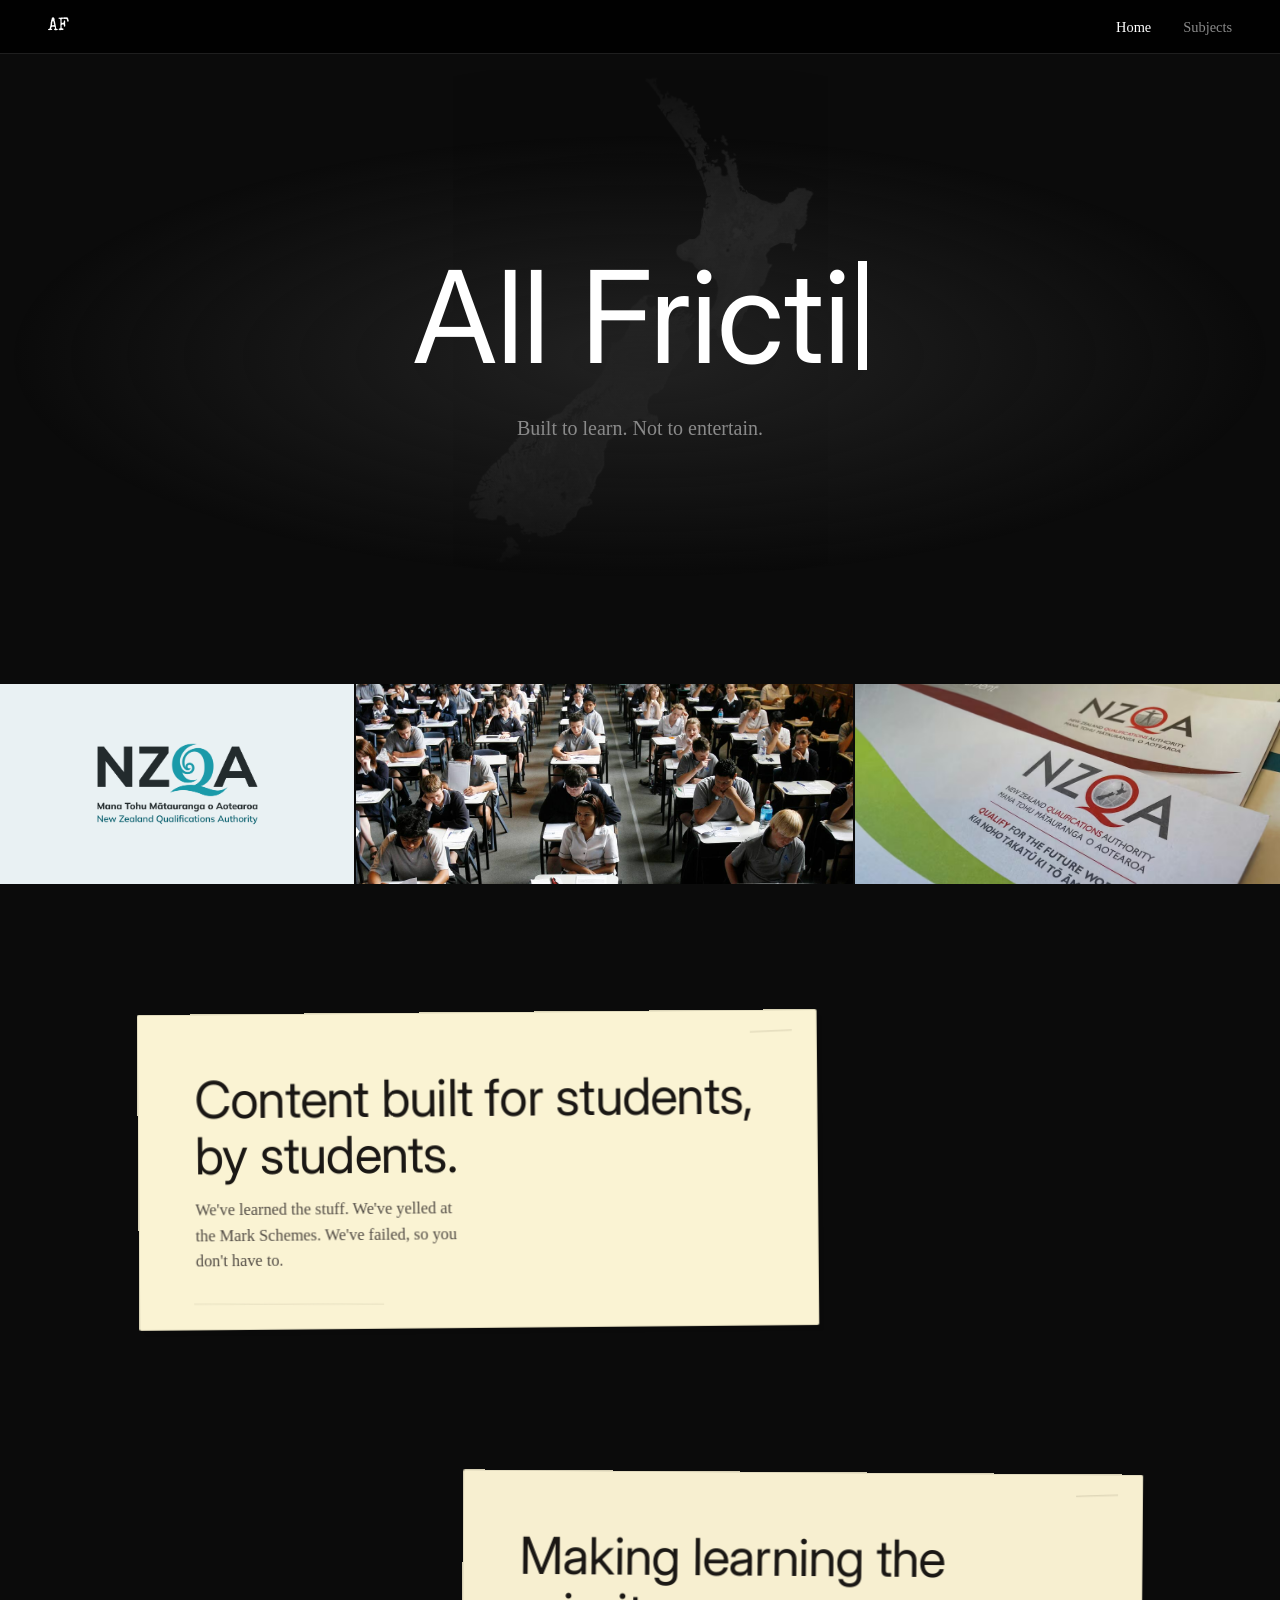
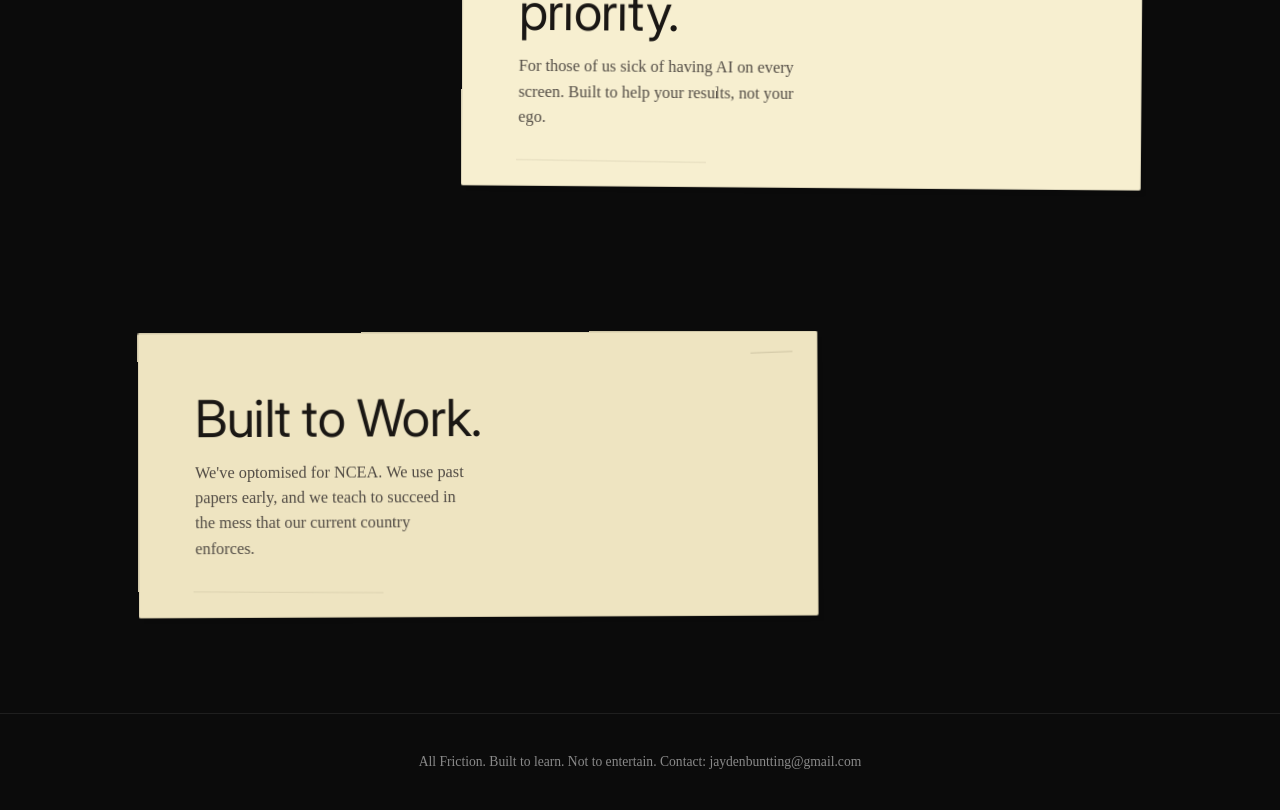
<file: index.html>
<!DOCTYPE html>
<html lang="en">
<head>
<meta charset="UTF-8">
<meta name="viewport" content="width=device-width, initial-scale=1">
<title>Home | All Friction</title>
<link rel="preconnect" href="https://fonts.googleapis.com">
<link rel="preconnect" href="https://fonts.gstatic.com" crossorigin>
<link href="https://fonts.googleapis.com/css2?family=Special+Elite&family=Inter:wght@400;500&display=swap" rel="stylesheet">
<link rel="stylesheet" href="style.css">
</head>
<body>
    <nav class="nav" aria-label="Main">
        <a class="brand" href="index.html">AF</a>
        <ul>
            <li>
                <a href="index.html" aria-current="page">
                    Home
                </a>
            </li>
            <li>
                <a href="subjects.html">
                    Subjects
                </a>
            </li>
        </ul>
    </nav>
    <main>
        <section class="hero">
            <h1 font-family = "montserrat" class="title" aria-label="All Friction"><span id="typed" aria-hidden="true">All Friction</span><span class="caret" aria-hidden="true"></span></h1>
            <p class="slogan">Built to learn. Not to entertain.</p>
        </section>

        <section class="photo-divider" aria-label="All Friction">
        <div class="photo photo-1">
            <img src="Exam.jpg" alt="">
        </div>

        <div class="photo photo-2">
            <img src="Exam2.jpg" alt="">
        </div>

        <div class="photo photo-3">
            <img src="Exam3.jpg" alt="">
        </div>
    </section>
        <section class="wrap stack" aria-label="What we stand for">
        <article class="card pop" style="--i:0">
            <h2>Content built for students, by students.</h2><p>We've learned the stuff. We've yelled at the Mark Schemes. We've failed, so you don't have to.</p>
        </article>

        <article class="card pop" style="--i:0">
            <h2>Making learning the priority.</h2><p>For those of us sick of having AI on every screen. Built to help your results, not your ego.</p>
        </article>

        <article class="card pop" style="--i:0">
            <h2>Built to Work.</h2><p>We've optomised for NCEA. We use past papers early, and we teach to succeed in the mess that our current country enforces.</p></article>
        </section>
        
    </main>
<footer>All Friction. Built to learn. Not to entertain.    Contact: jaydenbuntting@gmail.com</footer>
<script src="script.js"></script>
</body>
</html>
</file>
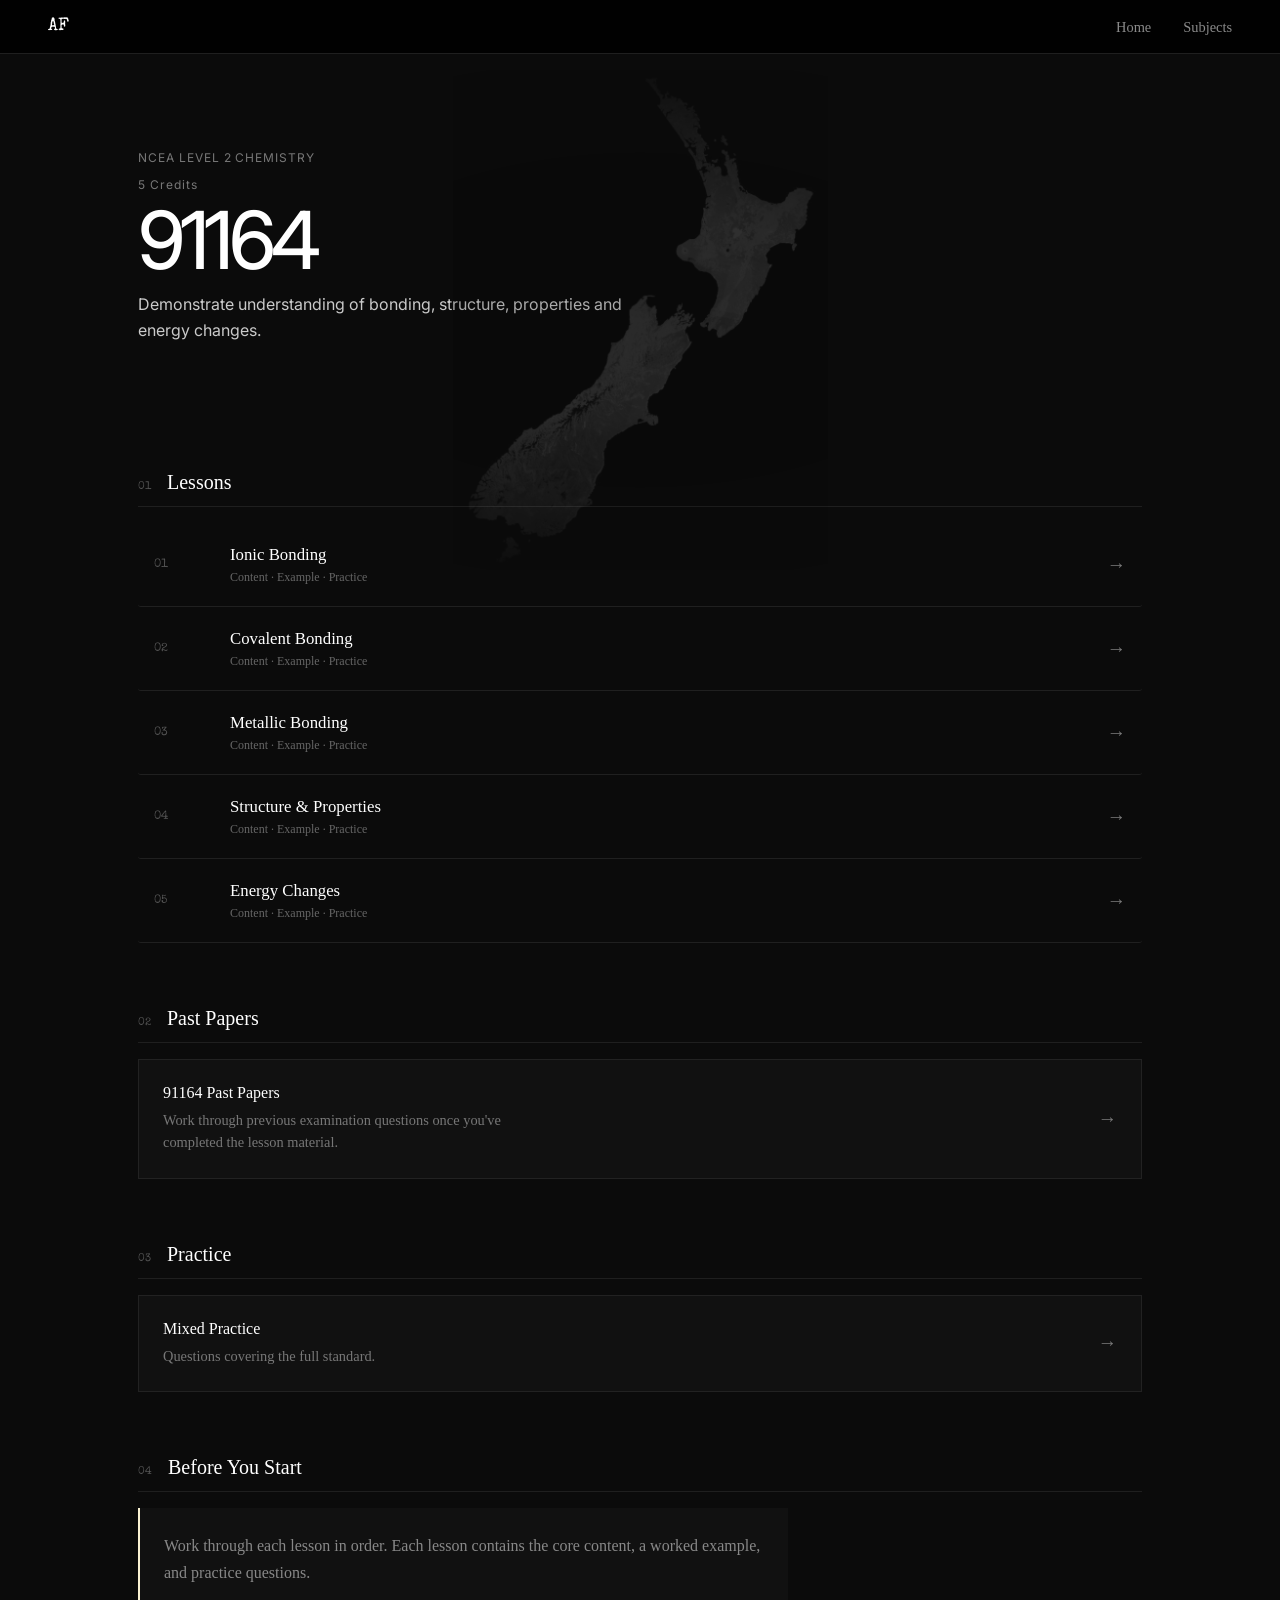
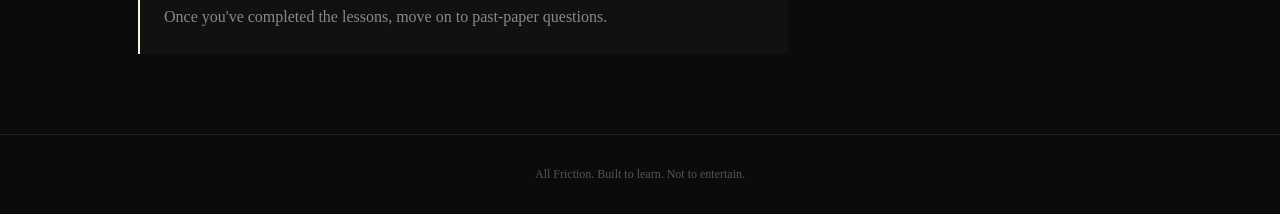
<file: 91164.html>
<!DOCTYPE html>
<html lang="en">

<head>
    <meta charset="UTF-8">
    <meta name="viewport" content="width=device-width, initial-scale=1">

    <title>91164 | All Friction</title>

    <link rel="preconnect" href="https://fonts.googleapis.com">
    <link rel="preconnect" href="https://fonts.gstatic.com" crossorigin>

    <link
        href="https://fonts.googleapis.com/css2?family=Special+Elite&family=Inter:wght@400;500&display=swap"
        rel="stylesheet"
    >

    <link rel="stylesheet" href="style.css">
</head>


<body class="lesson-page">

    <!-- =====================================================
         TOP NAVIGATION
    ====================================================== -->

    <nav class="nav" aria-label="Main">

        <a class="brand" href="index.html">
            AF
        </a>

        <ul>
            <li>
                <a href="index.html">
                    Home
                </a>
            </li>

            <li>
                <a href="subjects.html">
                    Subjects
                </a>
            </li>
        </ul>

    </nav>


    <!-- =====================================================
         91164 APPLICATION
    ====================================================== -->

    <main class="standard-app">


        <!-- =================================================
             OVERVIEW PAGE
        ================================================== -->

        <section
            class="standard-overview active"
            id="standardOverview"
        >

            <header class="standard-header">

                <div>
                    <span class="standard-code">
                        NCEA LEVEL 2 CHEMISTRY
                    </span>
                    <span class="standard-code">5 Credits</span>

                    <h1>
                        91164
                    </h1>

                    <p>
                        Demonstrate understanding of bonding, structure, properties and energy changes.
                    </p>
                </div>

            </header>


            <!-- ---------------------------------------------
                 CONTENT
            ---------------------------------------------- -->

            <section class="overview-section">

                <div class="overview-section-heading">
                    <span class = "numbering">01</span>
                    <h2>Lessons</h2>
                </div>


                <div class="lesson-list">


                    <!-- Lesson 1 -->

                    <button
                        class="lesson-card"
                        data-lesson="0"
                    >

                        <span class="lesson-card-number">
                            01
                        </span>

                        <span class="lesson-card-content">

                            <strong>
                                Ionic Bonding
                            </strong>

                            <small>
                                Content · Example · Practice
                            </small>

                        </span>

                        <span class="lesson-card-arrow">
                            →
                        </span>

                    </button>


                    <!-- Lesson 2 -->

                    <button
                        class="lesson-card"
                        data-lesson="1"
                    >

                        <span class="lesson-card-number">
                            02
                        </span>

                        <span class="lesson-card-content">

                            <strong>
                                Covalent Bonding
                            </strong>

                            <small>
                                Content · Example · Practice
                            </small>

                        </span>

                        <span class="lesson-card-arrow">
                            →
                        </span>

                    </button>


                    <!-- Lesson 3 -->

                    <button
                        class="lesson-card"
                        data-lesson="2"
                    >

                        <span class="lesson-card-number">
                            03
                        </span>

                        <span class="lesson-card-content">

                            <strong>
                                Metallic Bonding
                            </strong>

                            <small>
                                Content · Example · Practice
                            </small>

                        </span>

                        <span class="lesson-card-arrow">
                            →
                        </span>

                    </button>


                    <!-- Lesson 4 -->

                    <button
                        class="lesson-card"
                        data-lesson="3"
                    >

                        <span class="lesson-card-number">
                            04
                        </span>

                        <span class="lesson-card-content">

                            <strong>
                                Structure &amp; Properties
                            </strong>

                            <small>
                                Content · Example · Practice
                            </small>

                        </span>

                        <span class="lesson-card-arrow">
                            →
                        </span>

                    </button>


                    <!-- Lesson 5 -->

                    <button
                        class="lesson-card"
                        data-lesson="4"
                    >

                        <span class="lesson-card-number">
                            05
                        </span>

                        <span class="lesson-card-content">

                            <strong>
                                Energy Changes
                            </strong>

                            <small>
                                Content · Example · Practice
                            </small>

                        </span>

                        <span class="lesson-card-arrow">
                            →
                        </span>

                    </button>


                </div>

            </section>


            <!-- ---------------------------------------------
                 PAST PAPERS
            ---------------------------------------------- -->

            <section class="overview-section">

                <div class="overview-section-heading">
                    <span>02</span>
                    <h2>Past Papers</h2>
                </div>

                <div class="resource-card">

                    <div>
                        <strong>
                            91164 Past Papers
                        </strong>

                        <p>
                            Work through previous examination
                            questions once you've completed the
                            lesson material.
                        </p>
                    </div>

                    <span>
                        →
                    </span>

                </div>

            </section>


            <!-- ---------------------------------------------
                 PRACTICE
            ---------------------------------------------- -->

            <section class="overview-section">

                <div class="overview-section-heading">
                    <span>03</span>
                    <h2>Practice</h2>
                </div>

                <div class="resource-card">

                    <div>
                        <strong>
                            Mixed Practice
                        </strong>

                        <p>
                            Questions covering the full standard.
                        </p>
                    </div>

                    <span>
                        →
                    </span>

                </div>

            </section>


            <!-- ---------------------------------------------
                 STANDARD NOTES
            ---------------------------------------------- -->

            <section class="overview-section">

                <div class="overview-section-heading">
                    <span>04</span>
                    <h2>Before You Start</h2>
                </div>

                <div class="overview-note">

                    <p>
                        Work through each lesson in order.
                        Each lesson contains the core content,
                        a worked example, and practice questions.
                    </p>

                    <p>
                        Once you've completed the lessons,
                        move on to past-paper questions.
                    </p>

                </div>

            </section>

        </section>



        <!-- =================================================
             LESSON MODE
        ================================================== -->

        <section
            class="lesson-mode"
            id="lessonMode"
            aria-hidden="true"
        >


            <!-- =============================================
                 LESSON TOP BAR
            ============================================== -->

            <header class="lesson-topbar">

                <div class="lesson-location">

                    <button
                        class="back-to-standard"
                        id="backToStandard"
                    >
                        ← 91164
                    </button>

                    <span class="location-divider">
                        /
                    </span>

                    <span id="lessonTitle">
                        Ionic Bonding
                    </span>

                </div>


                <div class="lesson-position">

                    <span id="lessonNumber">
                        01
                    </span>

                    <span>
                        /
                    </span>

                    <span id="lessonTotal">
                        03
                    </span>

                </div>

            </header>



            <!-- =============================================
                 LESSON CONTENT
            ============================================== -->

            <div class="lesson-viewport">

                <!-- -----------------------------------------
                     LESSON 1
                ------------------------------------------ -->

                <div
                    class="lesson-instance active"
                    data-lesson="0"
                >


                    <!-- CONTENT -->

                    <article
                        class="lesson-slide active"
                        data-part="0"
                    >

                        <div class="part-heading">

                            <span>
                                CONTENT
                            </span>

                            <h2>
                                Ionic Bonding
                            </h2>

                        </div>


                        <div class="paper">

                            <span class="paper-label">
                                91164 / LESSON 01
                            </span>

                            <h3>
                                Content goes here
                            </h3>

                            <p>
                                This is where the teaching content
                                for ionic bonding will go.
                            </p>

                            <p>
                                We can build this section around
                                explanations, diagrams, definitions,
                                key ideas and exam-specific knowledge.
                            </p>


                            <div class="content-placeholder">
                                <span>
                                    DIAGRAM / NOTES AREA
                                </span>
                            </div>

                        </div>

                    </article>


                    <!-- EXAMPLE -->

                    <article
                        class="lesson-slide"
                        data-part="1"
                    >

                        <div class="part-heading">

                            <span>
                                EXAMPLE WALK-THROUGH
                            </span>

                            <h2>
                                Let's see it in action
                            </h2>

                        </div>


                        <div class="paper">

                            <span class="paper-label">
                                WORKED EXAMPLE
                            </span>

                            <h3>
                                Example question
                            </h3>

                            <div class="question-placeholder">
                                QUESTION GOES HERE
                            </div>

                            <h3>
                                Walk-through
                            </h3>

                            <p>
                                The question will be broken down
                                step-by-step here, showing exactly
                                how to approach the problem.
                            </p>

                            <div class="answer-placeholder">
                                ANSWER / WORKING
                            </div>

                        </div>

                    </article>


                    <!-- PRACTICE -->

                    <article
                        class="lesson-slide"
                        data-part="2"
                    >

                        <div class="part-heading">

                            <span>
                                PRACTICE
                            </span>

                            <h2>
                                Your turn
                            </h2>

                        </div>


                        <div class="paper">

                            <span class="paper-label">
                                PRACTICE QUESTION
                            </span>

                            <h3>
                                Question
                            </h3>

                            <div class="question-placeholder">
                                PRACTICE QUESTION GOES HERE
                            </div>

                            <p>
                                Work through the question yourself
                                before checking the answer.
                            </p>

                            <div class="answer-placeholder">
                                ANSWER AREA
                            </div>

                        </div>

                    </article>

                </div>



                <!-- -----------------------------------------
                     LESSON 2
                ------------------------------------------ -->

                <div
                    class="lesson-instance"
                    data-lesson="1"
                >

                    <article
                        class="lesson-slide active"
                        data-part="0"
                    >

                        <div class="part-heading">
                            <span>CONTENT</span>
                            <h2>Covalent Bonding</h2>
                        </div>

                        <div class="paper">

                            <span class="paper-label">
                                91164 / LESSON 02
                            </span>

                            <h3>
                                Content goes here
                            </h3>

                            <p>
                                The core content for covalent bonding
                                will go here.
                            </p>

                            <div class="content-placeholder">
                                <span>
                                    DIAGRAM / NOTES AREA
                                </span>
                            </div>

                        </div>

                    </article>


                    <article
                        class="lesson-slide"
                        data-part="1"
                    >

                        <div class="part-heading">
                            <span>EXAMPLE WALK-THROUGH</span>
                            <h2>Worked example</h2>
                        </div>

                        <div class="paper">

                            <span class="paper-label">
                                WORKED EXAMPLE
                            </span>

                            <h3>
                                Example question
                            </h3>

                            <div class="question-placeholder">
                                QUESTION GOES HERE
                            </div>

                            <h3>
                                Walk-through
                            </h3>

                            <p>
                                Step-by-step explanation goes here.
                            </p>

                            <div class="answer-placeholder">
                                ANSWER / WORKING
                            </div>

                        </div>

                    </article>


                    <article
                        class="lesson-slide"
                        data-part="2"
                    >

                        <div class="part-heading">
                            <span>PRACTICE</span>
                            <h2>Your turn</h2>
                        </div>

                        <div class="paper">

                            <span class="paper-label">
                                PRACTICE QUESTION
                            </span>

                            <h3>
                                Question
                            </h3>

                            <div class="question-placeholder">
                                PRACTICE QUESTION GOES HERE
                            </div>

                            <div class="answer-placeholder">
                                ANSWER AREA
                            </div>

                        </div>

                    </article>

                </div>



                <!-- -----------------------------------------
                     LESSON 3
                ------------------------------------------ -->

                <div
                    class="lesson-instance"
                    data-lesson="2"
                >

                    <article
                        class="lesson-slide active"
                        data-part="0"
                    >

                        <div class="part-heading">
                            <span>CONTENT</span>
                            <h2>Metallic Bonding</h2>
                        </div>

                        <div class="paper">

                            <span class="paper-label">
                                91164 / LESSON 03
                            </span>

                            <h3>
                                Content goes here
                            </h3>

                            <p>
                                The core content for metallic bonding
                                will go here.
                            </p>

                            <div class="content-placeholder">
                                <span>
                                    DIAGRAM / NOTES AREA
                                </span>
                            </div>

                        </div>

                    </article>


                    <article
                        class="lesson-slide"
                        data-part="1"
                    >

                        <div class="part-heading">
                            <span>EXAMPLE WALK-THROUGH</span>
                            <h2>Worked example</h2>
                        </div>

                        <div class="paper">

                            <span class="paper-label">
                                WORKED EXAMPLE
                            </span>

                            <div class="question-placeholder">
                                QUESTION GOES HERE
                            </div>

                            <div class="answer-placeholder">
                                ANSWER / WORKING
                            </div>

                        </div>

                    </article>


                    <article
                        class="lesson-slide"
                        data-part="2"
                    >

                        <div class="part-heading">
                            <span>PRACTICE</span>
                            <h2>Your turn</h2>
                        </div>

                        <div class="paper">

                            <span class="paper-label">
                                PRACTICE QUESTION
                            </span>

                            <div class="question-placeholder">
                                PRACTICE QUESTION GOES HERE
                            </div>

                            <div class="answer-placeholder">
                                ANSWER AREA
                            </div>

                        </div>

                    </article>

                </div>



                <!-- -----------------------------------------
                     LESSON 4
                ------------------------------------------ -->

                <div
                    class="lesson-instance"
                    data-lesson="3"
                >

                    <article class="lesson-slide active" data-part="0">

                        <div class="part-heading">
                            <span>CONTENT</span>
                            <h2>Structure &amp; Properties</h2>
                        </div>

                        <div class="paper">

                            <span class="paper-label">
                                91164 / LESSON 04
                            </span>

                            <h3>
                                Content goes here
                            </h3>

                            <p>
                                Structure and properties content.
                            </p>

                            <div class="content-placeholder">
                                <span>
                                    DIAGRAM / NOTES AREA
                                </span>
                            </div>

                        </div>

                    </article>


                    <article class="lesson-slide" data-part="1">

                        <div class="part-heading">
                            <span>EXAMPLE WALK-THROUGH</span>
                            <h2>Worked example</h2>
                        </div>

                        <div class="paper">

                            <span class="paper-label">
                                WORKED EXAMPLE
                            </span>

                            <div class="question-placeholder">
                                QUESTION GOES HERE
                            </div>

                            <div class="answer-placeholder">
                                ANSWER / WORKING
                            </div>

                        </div>

                    </article>


                    <article class="lesson-slide" data-part="2">

                        <div class="part-heading">
                            <span>PRACTICE</span>
                            <h2>Your turn</h2>
                        </div>

                        <div class="paper">

                            <span class="paper-label">
                                PRACTICE QUESTION
                            </span>

                            <div class="question-placeholder">
                                PRACTICE QUESTION GOES HERE
                            </div>

                            <div class="answer-placeholder">
                                ANSWER AREA
                            </div>

                        </div>

                    </article>

                </div>



                <!-- -----------------------------------------
                     LESSON 5
                ------------------------------------------ -->

                <div
                    class="lesson-instance"
                    data-lesson="4"
                >

                    <article class="lesson-slide active" data-part="0">

                        <div class="part-heading">
                            <span>CONTENT</span>
                            <h2>Energy Changes</h2>
                        </div>

                        <div class="paper">

                            <span class="paper-label">
                                91164 / LESSON 05
                            </span>

                            <h3>
                                Content goes here
                            </h3>

                            <p>
                                Energy changes content.
                            </p>

                            <div class="content-placeholder">
                                <span>
                                    DIAGRAM / NOTES AREA
                                </span>
                            </div>

                        </div>

                    </article>


                    <article class="lesson-slide" data-part="1">

                        <div class="part-heading">
                            <span>EXAMPLE WALK-THROUGH</span>
                            <h2>Worked example</h2>
                        </div>

                        <div class="paper">

                            <span class="paper-label">
                                WORKED EXAMPLE
                            </span>

                            <div class="question-placeholder">
                                QUESTION GOES HERE
                            </div>

                            <div class="answer-placeholder">
                                ANSWER / WORKING
                            </div>

                        </div>

                    </article>


                    <article class="lesson-slide" data-part="2">

                        <div class="part-heading">
                            <span>PRACTICE</span>
                            <h2>Your turn</h2>
                        </div>

                        <div class="paper">

                            <span class="paper-label">
                                PRACTICE QUESTION
                            </span>

                            <div class="question-placeholder">
                                PRACTICE QUESTION GOES HERE
                            </div>

                            <div class="answer-placeholder">
                                ANSWER AREA
                            </div>

                        </div>

                    </article>

                </div>

            </div>



            <!-- =============================================
                 LESSON CONTROLS
            ============================================== -->

            <footer class="lesson-controls">

                <button
                    class="lesson-control previous"
                    id="previousLessonSlide"
                >

                    <span class="control-arrow">
                        ←
                    </span>

                    <span>
                        Previous
                    </span>

                </button>


                <div class="lesson-part-indicator">

                    <span id="currentPart">
                        01
                    </span>

                    <span>
                        /
                    </span>

                    <span id="totalParts">
                        03
                    </span>

                </div>


                <button
                    class="lesson-control next"
                    id="nextLessonSlide"
                >

                    <span>
                        Next
                    </span>

                    <span class="control-arrow">
                        →
                    </span>

                </button>

            </footer>

        </section>

    </main>



    <footer class="site-footer">
        All Friction. Built to learn. Not to entertain.
    </footer>


    <script src="script.js"></script>

</body>
</html>
</file>
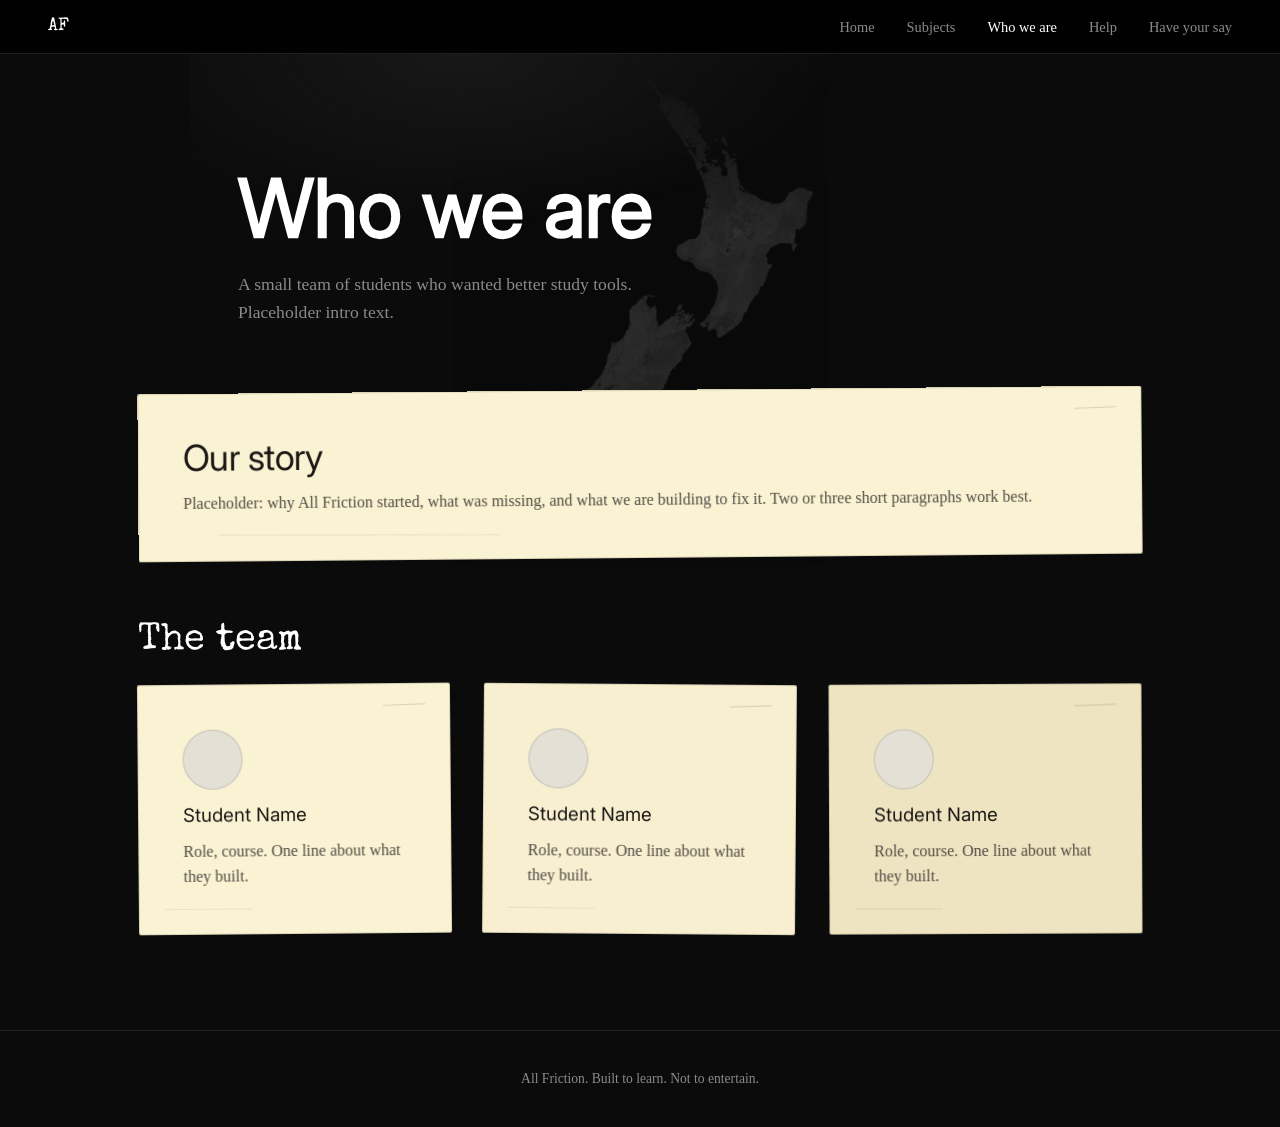
<file: about.html>
<!DOCTYPE html>
<html lang="en">
<head>
<meta charset="UTF-8">
<meta name="viewport" content="width=device-width, initial-scale=1">
<title>Who we are | All Friction</title>
<link rel="preconnect" href="https://fonts.googleapis.com">
<link rel="preconnect" href="https://fonts.gstatic.com" crossorigin>
<link href="https://fonts.googleapis.com/css2?family=Special+Elite&family=Inter:wght@400;500&display=swap" rel="stylesheet">
<link rel="stylesheet" href="style.css">
</head>
<body>
<nav class="nav" aria-label="Main"><a class="brand" href="index.html">AF</a><ul><li><a href="index.html">Home</a></li><li><a href="subjects.html">Subjects</a></li><li><a href="about.html" aria-current="page">Who we are</a></li><li><a href="help.html">Help</a></li><li><a href="feedback.html">Have your say</a></li></ul></nav>
<main>
<header class="page-head pop"><h1>Who we are</h1><p>A small team of students who wanted better study tools. Placeholder intro text.</p></header><section class="wrap"><article class="card pop" style="--i:0"><h2>Our story</h2><p>Placeholder: why All Friction started, what was missing, and what we are building to fix it. Two or three short paragraphs work best.</p></article><h2 class="section-title pop">The team</h2><div class="grid"><article class="card pop" style="--i:0"><div class="avatar"></div><h3>Student Name</h3><p>Role, course. One line about what they built.</p></article><article class="card pop" style="--i:1"><div class="avatar"></div><h3>Student Name</h3><p>Role, course. One line about what they built.</p></article><article class="card pop" style="--i:2"><div class="avatar"></div><h3>Student Name</h3><p>Role, course. One line about what they built.</p></article></div></section>
</main>
<footer>All Friction. Built to learn. Not to entertain.</footer>
<script src="script.js"></script>
</body>
</html>
</file>
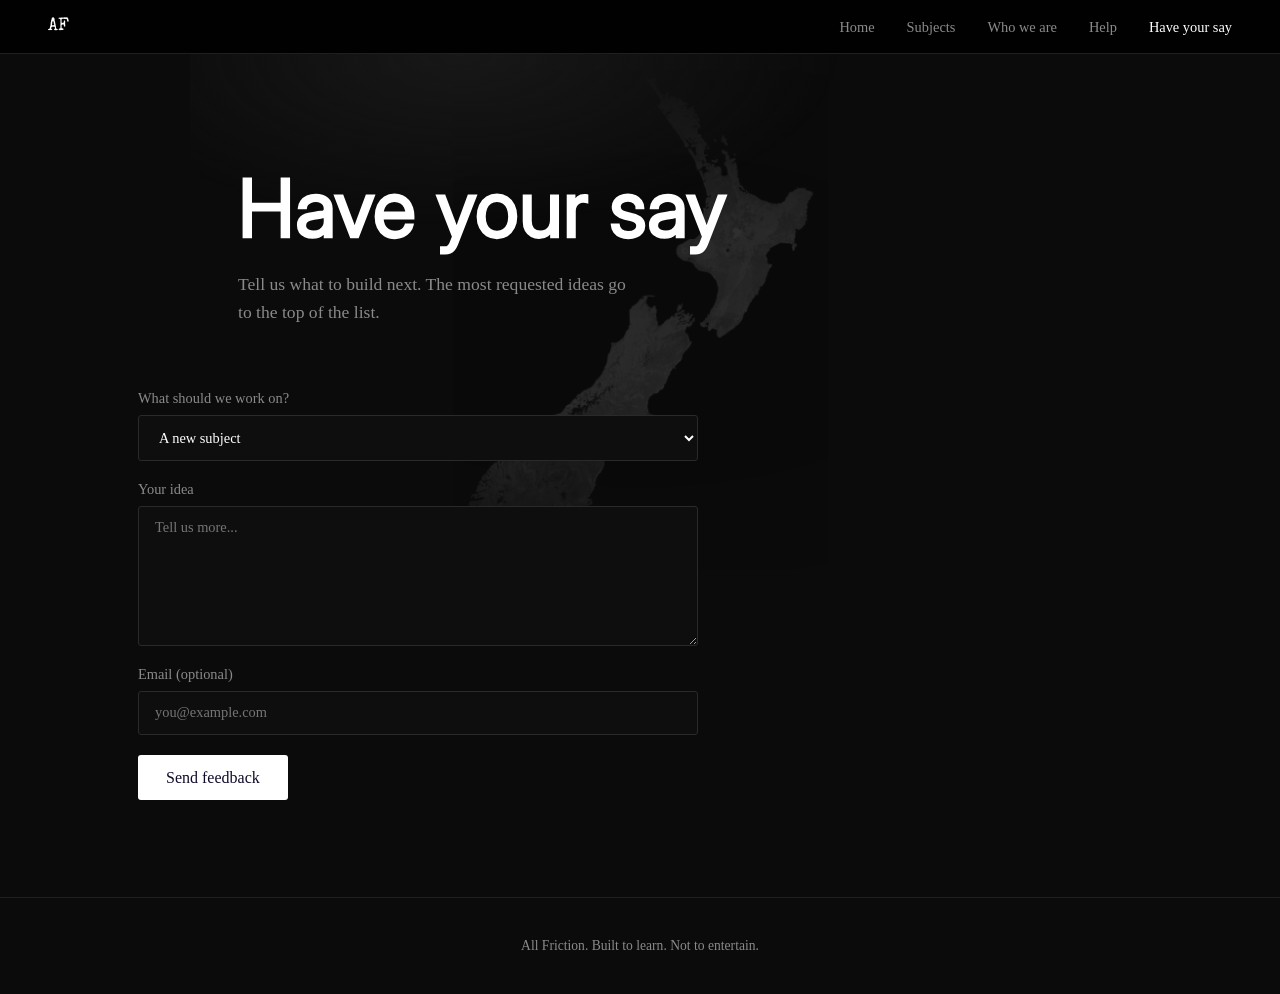
<file: feedback.html>
<!DOCTYPE html>
<html lang="en">
<head>
<meta charset="UTF-8">
<meta name="viewport" content="width=device-width, initial-scale=1">
<title>Have your say | All Friction</title>
<link rel="preconnect" href="https://fonts.googleapis.com">
<link rel="preconnect" href="https://fonts.gstatic.com" crossorigin>
<link href="https://fonts.googleapis.com/css2?family=Special+Elite&family=Inter:wght@400;500&display=swap" rel="stylesheet">
<link rel="stylesheet" href="style.css">
</head>
<body>
<nav class="nav" aria-label="Main"><a class="brand" href="index.html">AF</a><ul><li><a href="index.html">Home</a></li><li><a href="subjects.html">Subjects</a></li><li><a href="about.html">Who we are</a></li><li><a href="help.html">Help</a></li><li><a href="feedback.html" aria-current="page">Have your say</a></li></ul></nav>
<main>
<header class="page-head pop"><h1>Have your say</h1><p>Tell us what to build next. The most requested ideas go to the top of the list.</p></header><section class="wrap pop">
<form id="feedback">
<label>What should we work on?<select><option>A new subject</option><option>A new feature</option><option>Something is broken</option><option>Something else</option></select></label>
<label>Your idea<textarea placeholder="Tell us more..." required></textarea></label>
<label>Email (optional)<input type="email" placeholder="you@example.com"></label>
<button type="submit">Send feedback</button>
</form>
<p class="thanks" id="thanks">Thanks. Your feedback has been noted.</p>
</section>
</main>
<footer>All Friction. Built to learn. Not to entertain.</footer>
<script src="script.js"></script>
</body>
</html>
</file>
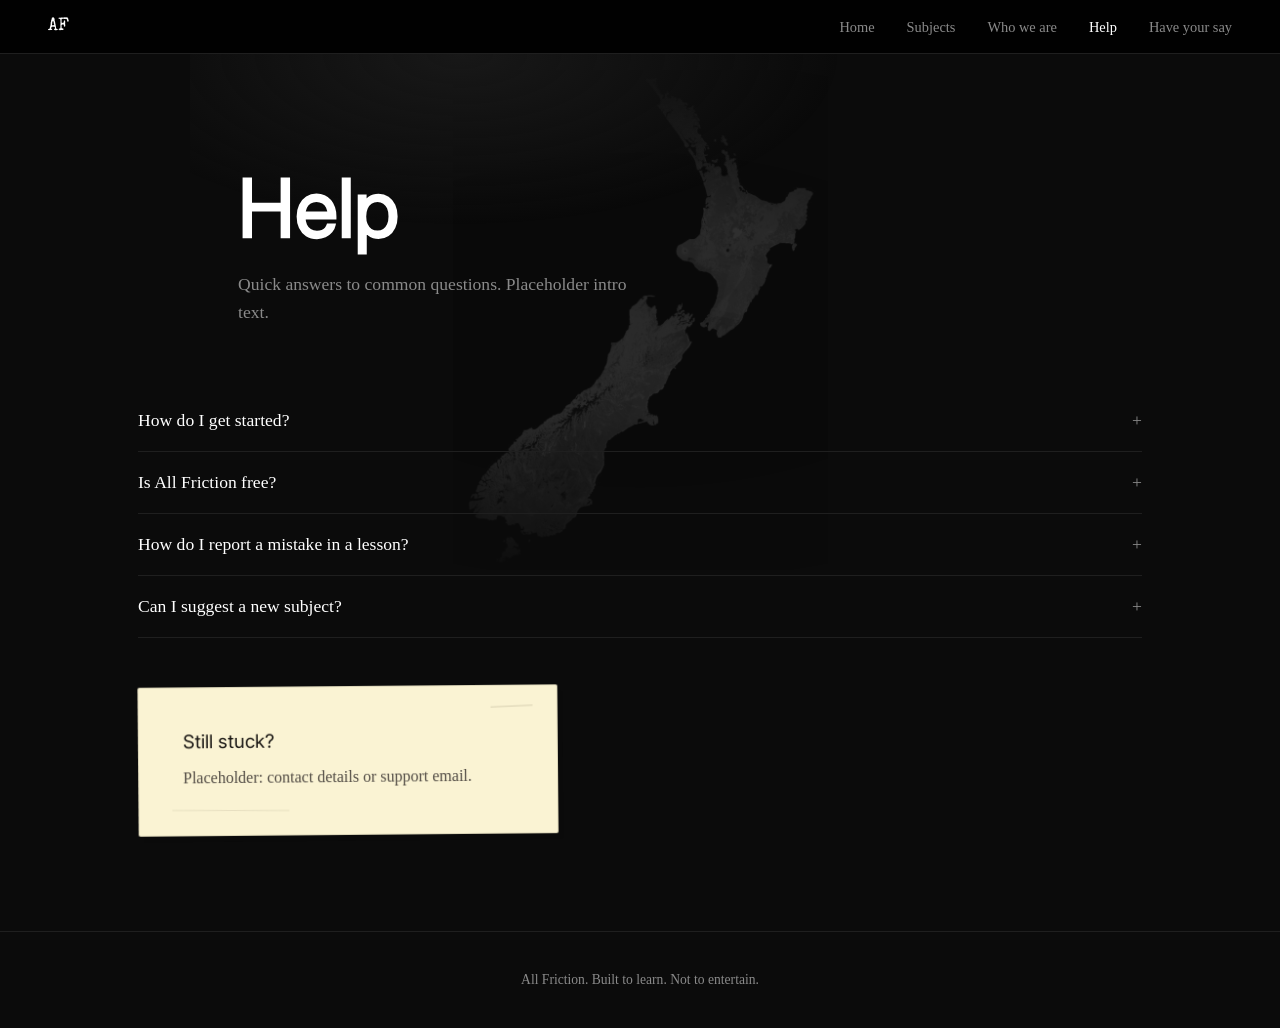
<file: help.html>
<!DOCTYPE html>
<html lang="en">
<head>
<meta charset="UTF-8">
<meta name="viewport" content="width=device-width, initial-scale=1">
<title>Help | All Friction</title>
<link rel="preconnect" href="https://fonts.googleapis.com">
<link rel="preconnect" href="https://fonts.gstatic.com" crossorigin>
<link href="https://fonts.googleapis.com/css2?family=Special+Elite&family=Inter:wght@400;500&display=swap" rel="stylesheet">
<link rel="stylesheet" href="style.css">
</head>
<body>
<nav class="nav" aria-label="Main"><a class="brand" href="index.html">AF</a><ul><li><a href="index.html">Home</a></li><li><a href="subjects.html">Subjects</a></li><li><a href="about.html">Who we are</a></li><li><a href="help.html" aria-current="page">Help</a></li><li><a href="feedback.html">Have your say</a></li></ul></nav>
<main>
<header class="page-head pop"><h1>Help</h1><p>Quick answers to common questions. Placeholder intro text.</p></header><section class="wrap"><details class="pop" style="--i:0"><summary>How do I get started?</summary><p>Placeholder answer. Keep it short, plain and useful.</p></details><details class="pop" style="--i:1"><summary>Is All Friction free?</summary><p>Placeholder answer. Keep it short, plain and useful.</p></details><details class="pop" style="--i:2"><summary>How do I report a mistake in a lesson?</summary><p>Placeholder answer. Keep it short, plain and useful.</p></details><details class="pop" style="--i:3"><summary>Can I suggest a new subject?</summary><p>Placeholder answer. Keep it short, plain and useful.</p></details><div style="margin-top:3rem;max-width:420px"><article class="card pop" style="--i:0"><h3>Still stuck?</h3><p>Placeholder: contact details or support email.</p></article></div></section>
</main>
<footer>All Friction. Built to learn. Not to entertain.</footer>
<script src="script.js"></script>
</body>
</html>
</file>
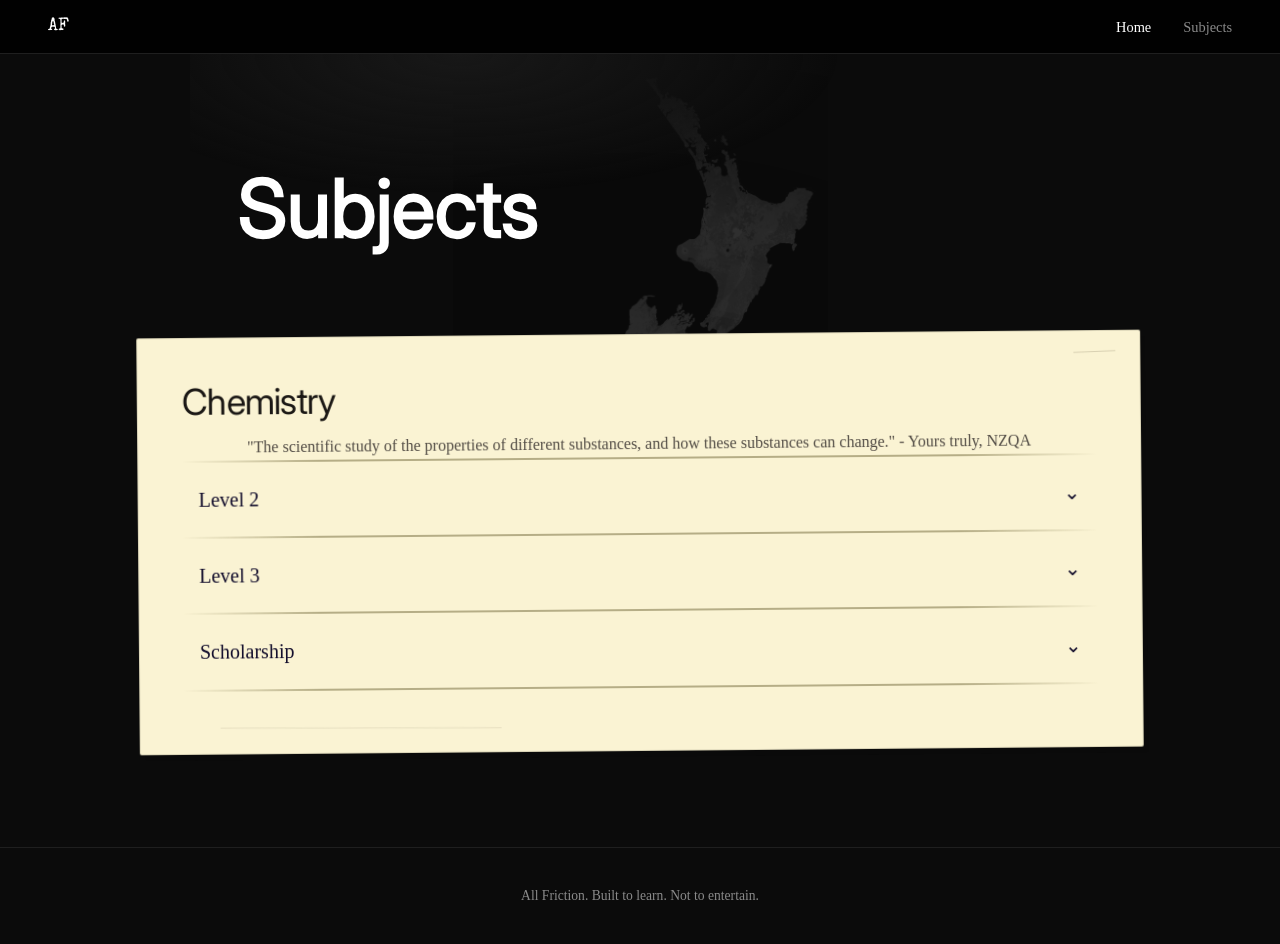
<file: subjects.html>
<!DOCTYPE html>
<html lang="en">
<head>
<meta charset="UTF-8">
<meta name="viewport" content="width=device-width, initial-scale=1">
<title>Subjects | All Friction</title>
<link rel="preconnect" href="https://fonts.googleapis.com">
<link rel="preconnect" href="https://fonts.gstatic.com" crossorigin>
<link href="https://fonts.googleapis.com/css2?family=Special+Elite&family=Inter:wght@400;500&display=swap" rel="stylesheet">
<link rel="stylesheet" href="style.css">
</head>
<body>
    <nav class="nav" aria-label="Main">
        <a class="brand" href="index.html">AF</a>
        <ul>
            <li>
                <a href="index.html" aria-current="page">
                    Home
                </a>
            </li>
            <li>
                <a href="subjects.html">
                    Subjects
                </a>
            </li>
        </ul>
    </nav>
<main>
<header class="page-head pop">
    <h1>
        Subjects
    </h1>
    </p>
</header>
<section class="wrap">
    <div class="grid">
        <article class="card pop" style="--i:0">

            <h2>
                Chemistry
            </h2>

            <p class="intro">
                "The scientific study of the properties of different substances, and how these substances can change." - Yours truly, NZQA
            </p>

            <hr>

            <!-- LEVEL 2 -->
            <button class="level">
                <span>Level 2</span>
                <span class="arrow">⌄</span>
            </button>

            <div class="level-content">
                <p>External Standards for Level 2:</p>

                <ul>
                    <li>
                        <a class="standards" href="91164.html">91164 - Bonding, Structure, Properties, and Energy Changes</a>
                    </li>
                    <li>Organic Chemistry - Coming Soon</li>
                    <li>Reactions - Coming Soon</li>
                </ul>
            </div>

            <hr>

            <!-- LEVEL 3 -->
            <button class="level">
                <span>Level 3</span>
                <span class="arrow">⌄</span>
            </button>

            <div class="level-content">

                <ul>
                    <li>Coming soon</li>
                </ul>
            </div>

            <hr>

            <!-- SCHOLARSHIP -->
            <button class="level">
                <span>Scholarship</span>
                <span class="arrow">⌄</span>
            </button>

            <div class="level-content">

                <ul>
                    <li>Coming Soon</li>
    
                </ul>
            </div>

            <hr>

            <br>


        </article>
    </div>
</section>
</main>

<footer>All Friction. Built to learn. Not to entertain.</footer>
<script src="script.js"></script>
</body>
</html>
</file>
<file: style.css>
/* ===== All Friction — shared styles ===== */
:root {
  --black:#100b2a; --ink:#0a0a0a; --grey:#8a8a8a; --line:#1f1f1f; --white:#fff;
  --paper:#faf3d3; --text:#1a1714;
  --display:"Special Elite","American Typewriter","Courier New",monospace;
  --body:"Inter",system-ui,-apple-system,"Segoe UI",Helvetica,Arial,sans-serif;
}
*,*::before,*::after{box-sizing:border-box;margin:0;padding:0}
html{scroll-behavior:smooth;scroll-padding-top:5rem}

body {
  background: #0b0b0b;
  color: var(--white);
  position: relative;
}

body::before {
  content: "";
  position: absolute;
  top: 70px;
  left: 50%;
  transform: translateX(-50%);

  width: 1000px;
  height: 500px;

  background: url("map-modified-modified.jpg") center / contain no-repeat;

  opacity: 0.15;
  z-index: 0;
  pointer-events: none;

  /* Fade the edges */
  -webkit-mask-image: radial-gradient(
    ellipse at center,
    black 30%,
    transparent 75%
  );
  mask-image: radial-gradient(
    ellipse at center,
    black 30%,
    transparent 75%
  );
}



main{flex:1}
a:focus-visible,button:focus-visible,summary:focus-visible,input:focus-visible,select:focus-visible,textarea:focus-visible{outline:2px solid currentColor;outline-offset:4px}

/* ----- Navigation ----- */
.nav{position:sticky;top:0;z-index:10;display:flex;align-items:center;justify-content:space-between;gap:1.5rem;padding:1.1rem clamp(1.25rem,4vw,3rem);background:rgba(0,0,0,.85);backdrop-filter:blur(8px);border-bottom:1px solid var(--line)}
.brand{font-family:var(--display);font-size:1.1rem;color:var(--white);text-decoration:none}
.nav ul{display:flex;gap:clamp(.9rem,2.5vw,2.25rem);list-style:none;overflow-x:auto}
.nav a:not(.brand){color:var(--grey);text-decoration:none;font-size:.9rem;font-weight:500;white-space:nowrap;padding:.25rem 0;border-bottom:1px solid transparent;transition:color .2s,border-color .2s}
.nav a:not(.brand):hover,.nav a[aria-current="page"]{color:var(--white);border-color:var(--white)}

/* ----- Home hero ----- */
.hero {
  min-height: 70vh;
  display: flex;
  flex-direction: column;
  align-items: center;
  justify-content: center;
  text-align: center;
  padding: 2rem 1.25rem 5rem;

  position: relative;
  z-index: 1;

  background: radial-gradient(
    ellipse 70% 50% at 50% 48%,
    #222222,
    rgba(8, 8, 8, 0) 70%
  );
}
.title{font-weight:400;font-size:clamp(2.6rem,11vw,8rem);line-height:1.05;white-space:nowrap; font-family: Inter;}
.caret{display:inline-block;width:.07em;height:.85em;margin-left:.06em;background:var(--white);vertical-align:-.05em;animation:blink .9s step-end infinite}
.slogan{margin-top:2rem;color:var(--grey);font-size:clamp(1rem,2vw,1.25rem);opacity:0;animation:fade 1s ease 2.6s forwards}
@keyframes blink{50%{opacity:0}} @keyframes fade{to{opacity:1}}

/* ----- Inner page header ----- */
.page-head{max-width:900px;margin:0 auto;padding:clamp(3.5rem,10vw,7rem) clamp(1.25rem,6vw,3rem) 2rem;background:radial-gradient(ellipse 60% 80% at 30% 0,#181818,transparent 70%);}
.page-head h1{font-family: Inter;font-weight:400;font-size:clamp(2.4rem,8vw,5rem);line-height:1.05;-webkit-text-stroke:.03em var(--white)}
.page-head p{margin-top:1.25rem;max-width:46ch;color:var(--grey);font-size:1.1rem;line-height:1.6}

/* ----- Layout helpers ----- */
.wrap{max-width:1100px;margin:0 auto;padding:2rem clamp(1.25rem,6vw,3rem) 6rem}
.stack{display:flex;flex-direction:column;gap:clamp(4rem,12vw,9rem);padding-top:clamp(3rem,10vw,8rem)}
.grid{display:grid;grid-template-columns:repeat(auto-fit,minmax(260px,1fr));gap:2rem}
.section-title{font-family:var(--display);font-weight:400;font-size:clamp(1.6rem,4vw,2.4rem);margin:4rem 0 1.5rem}

/* ----- Coffee-stained paper card ----- */
/* ----- Paper cards ----- */

.card {
  --rot: -.5deg;

  position: relative;
  overflow: hidden;

  padding: clamp(1.5rem, 3.5vw, 2.75rem);

  color: var(--text);
  background: var(--paper);

  border: 1px solid rgba(26, 23, 20, .14);
  border-radius: 2px;

  /*
    Harder, physical shadow.
    Feels more like paper sitting on a surface
    than a floating digital card.
  */
  box-shadow:
    5px 6px 0 rgba(0, 0, 0, .16);

  transform: rotate(var(--rot));
}


/* Slight variation between sheets */

.card:nth-child(even) {
  --rot: .45deg;
  background: #f7efd0;
}

.card:nth-child(3n) {
  --rot: -.25deg;
  background: #eee4c1;
}


/*
  Don't straighten the paper on hover.
  A physical piece of paper wouldn't do that.
*/
.card:hover {
  box-shadow:
    6px 7px 0 rgba(0, 0, 0, .18);
}


/*
  Small printed/ink imperfections.

  Much less obvious than a giant circular
  "coffee stain".
*/
.card::before {
  content: "";

  position: absolute;
  top: 1.25rem;
  right: 1.5rem;

  width: 42px;
  height: 1px;

  background: rgba(65, 52, 32, .18);

  transform: rotate(-2deg);
}


/*
  Small irregular mark near the bottom.
*/
.card::after {
  content: "";

  position: absolute;
  left: 8%;
  bottom: 1.5rem;

  width: 28%;
  height: 1px;

  background: rgba(65, 52, 32, .1);

  transform: rotate(.4deg);
}


.card > * {
  position: relative;
  z-index: 1;
}


/* ----- Card typography ----- */

.card h2,
.card h3 {
  font-family: Inter;
  font-weight: 400;
  line-height: 1.1;
}

.card h2 {
  font-size: clamp(1.6rem, 4vw, 2.25rem);
  letter-spacing: -.02em;
}
/* - TEXT COLOUR - */
.card p{
  margin-top:.85rem;
  line-height:1.55;
  color:#514b44;
}

.card ul{
  margin-top:1.15rem;
  list-style:none;
  border-top:1px solid rgba(205, 114, 22, 0.12);
}

.card li{
  padding:.55rem 0;
  border-bottom:1px solid rgba(26,23,20,.12);
  font-size:.95rem;
}

.card small{
  display:block;
  margin-top:1.1rem;
  color:#6c5a45;
}

.stack .card{
  width:min(100%,680px);
  padding:clamp(1.75rem,5vw,3.5rem);
}

.stack .card:nth-child(even){
  margin-left:auto;
}

.stack .card h2{
  font-size:clamp(1.85rem,5vw,3.2rem);
  letter-spacing:-.015em;
}

.stack .card p{
  max-width:34ch;
  font-size:1.02rem;
}

.avatar{
  width:60px;
  height:60px;
  border-radius:50%;
  background:#e4e0d6;
  border:1px solid rgba(26,23,20,.15);
  margin-bottom:1rem;
}

/* ----- Help: FAQ ----- */
details{border-bottom:1px solid var(--line);padding:1.25rem 0}
summary{cursor:pointer;font-size:1.1rem;font-weight:500;list-style:none;display:flex;justify-content:space-between;gap:1rem}
summary::after{content:"+";color:var(--grey);transition:transform .25s}
details[open] summary::after{transform:rotate(45deg)}
details p{margin-top:.9rem;color:var(--grey);line-height:1.6;max-width:60ch}

/* ----- Feedback form ----- */
form{display:flex;flex-direction:column;gap:1.25rem;max-width:560px}
label{display:flex;flex-direction:column;gap:.5rem;font-size:.9rem;color:var(--grey)}
input,select,textarea{font:inherit;color:var(--white);background:#0e0e0e;border:1px solid #2a2a2a;border-radius:3px;padding:.8rem 1rem}
input:focus,select:focus,textarea:focus{border-color:var(--white);outline:none}
textarea{min-height:140px;resize:vertical}
button{align-self:flex-start;font:inherit;font-weight:500;background:var(--white);color:var(--black);border:0;border-radius:3px;padding:.85rem 1.75rem;cursor:pointer;transition:transform .2s}
button:hover{transform:translateY(-2px)}
.thanks{display:none;color:var(--white);font-family:var(--display);font-size:1.3rem}

footer{padding:2.5rem 1.25rem;text-align:center;color:var(--grey);font-size:.85rem;border-top:1px solid var(--line)}

/* ----- Pop-up animation (elements with class "pop") ----- */
.js .pop{opacity:0}
.js .pop.in{animation:pop 0.7s cubic-bezier(.34,1.56,.64,1) both;animation-delay:calc(var(--i,0)*100ms)}
@keyframes pop{from{opacity:0;transform:translateY(28px) scale(.9) rotate(var(--rot,0deg))}to{opacity:1;transform:translateY(0) scale(1) rotate(var(--rot,0deg))}}

@media (prefers-reduced-motion:reduce){
  .caret{animation:none}.slogan{animation:none;opacity:1}
  .js .pop{opacity:1}.js .pop.in{animation:none}html{scroll-behavior:auto}
}


html {
  background: #000;
  scroll-behavior: smooth;
  scroll-padding-top: 5rem;
}


hr {
  border: none;
  height: 2px;
  background: linear-gradient(
    to right,
    transparent 0%,
    #b5ad86 15%,
    #b5ad86 85%,
    transparent 100%
  );
}

.level {
  display: flex;
  justify-content: space-between;
  align-items: center;

  width: 100%;
  margin: 1% auto;
  padding: 1rem;

  background-color: #faf3d3;
  font-size: 20px;

  border: none;
  cursor: pointer;

  transition: background-color 0.2s ease;
}

.level:hover {
  background-color: #c5bc9c;
}

/* The dropdown content starts closed */
.level-content {
  max-height: 0;
  overflow: hidden;

  background-color: #efe9ca;

  transition: max-height 0.3s ease;
}

/* Some spacing inside the dropdown */
.level-content p,
.level-content ul {
  margin: 1rem;
}

.level-content li {
  margin-bottom: 0.5rem;
}

/* Arrow */
.arrow {
  transition: transform 0.3s ease;
}

/* Rotate arrow when open */
.level.open .arrow {
  transform: rotate(180deg);
}

/* ----- Photo divider ----- */

.photo-divider {
  width: 100%;
  height: 200px;

  display: flex;
  gap: 2px;

  overflow: hidden;
}

/* Each photo has the same height */
.photo {
  height: 100%;
  overflow: hidden;
}

/* Different horizontal widths */
.photo-1 {
  flex: 25;
}

.photo-2 {
  flex: 35;
}

.photo-3 {
  flex: 30;
}

/* The actual images */
.photo img {
  width: 100%;
  height: 100%;

  display: block;

  object-fit: cover;
  object-position: center;
}

.standards {
  display: flex;
  justify-content: space-between;
  align-items: center;
  color: #000;
  text-decoration: none;

  width: 100%;
  margin: 1% auto;
  padding: 1rem;

  background-color: #efe9ca;
  font-size: 15px;

  border: none;
  cursor: pointer;

  transition: background-color 0.2s ease;
}

.standards:hover {
  display: flex;
  justify-content: space-between;
  align-items: center;
  color: #000;
  text-decoration: none;

  width: 100%;
  margin: 1% auto;
  padding: 1rem;

  background-color: #cbc6ab;
  font-size: 15px;

  border: none;
  cursor: pointer;

  transition: background-color 0.2s ease;
}


.intro {
  display: flex;
  justify-content: center;
  align-items: center;
}

/* =========================================================
   91164 STANDARD
   ========================================================= */


/* ---------------------------------------------------------
   APPLICATION
   --------------------------------------------------------- */

.standard-app {
    min-height: calc(100vh - 70px);
}


/* =========================================================
   STANDARD OVERVIEW
   ========================================================= */

.standard-overview {
    display: none;

    width: min(100%, 1100px);
    margin: 0 auto;

    padding:
        clamp(3rem, 8vw, 6rem)
        clamp(1.25rem, 5vw, 3rem)
        5rem;
}

.standard-overview.active {
    display: block;
}


/* ---------------------------------------------------------
   Standard header
   --------------------------------------------------------- */

.standard-header {
    padding-bottom: 4rem;
}


.standard-code {
    display: block;

    margin-bottom: .75rem;

    color: #777;

    font-family: Inter;
    font-size: .75rem;

    letter-spacing: .08em;
}


.standard-header h1 {
    margin-bottom: 1rem;

    font-family: Inter;
    font-size: clamp(3rem, 12vw, 5rem);
    font-weight: 450;

    line-height: .9;

    letter-spacing: -.06em;
}


.standard-header p {
    max-width: 50ch;
    font-family: Inter;

    color: #cacaca;

    font-size: 1rem;
    line-height: 1.6;
}

.numbering {
    font-size: 1000px;
}


/* =========================================================
   OVERVIEW SECTIONS
   ========================================================= */

.overview-section {
    margin-top: 4rem;
}


.overview-section-heading {
    display: flex;
    align-items: baseline;

    gap: 1rem;

    margin-bottom: 1rem;

    border-bottom: 1px solid var(--line);

    padding-bottom: .75rem;
}


.overview-section-heading span {
    color: #555;

    font-family: var(--display);
    font-size: .7rem;
}


.overview-section-heading h2 {
    font-size: 1.25rem;
    font-weight: 400;
}


/* =========================================================
   LESSON LIST
   ========================================================= */

.lesson-list {
    display: flex;
    flex-direction: column;
}


.lesson-card {
    width: 100%;

    display: grid;
    grid-template-columns: 60px 1fr auto;
    align-items: center;

    gap: 1rem;

    padding: 1.35rem 1rem;

    border: 0;
    border-bottom: 1px solid #202020;

    background: transparent;
    color: white;

    text-align: left;

    cursor: pointer;

    transition:
        background-color .2s ease,
        padding .2s ease;
}


.lesson-card:hover {
    background: #111;

    padding-left: 1.5rem;
    padding-right: 1.5rem;
}


.lesson-card-number {
    color: #555;

    font-family: var(--display);
    font-size: .75rem;
}


.lesson-card-content {
    display: flex;
    flex-direction: column;

    gap: .3rem;
}


.lesson-card-content strong {
    font-size: 1.05rem;
    font-weight: 400;
}


.lesson-card-content small {
    color: #666;

    font-size: .75rem;
}


.lesson-card-arrow {
    color: #777;

    font-size: 1.2rem;

    transition: transform .2s ease;
}


.lesson-card:hover .lesson-card-arrow {
    transform: translateX(5px);
    color: white;
}


/* =========================================================
   RESOURCE CARDS
   ========================================================= */

.resource-card {
    display: flex;
    justify-content: space-between;
    align-items: center;

    gap: 2rem;

    padding: 1.5rem;

    background: #111;

    border: 1px solid #222;
}


.resource-card strong {
    font-weight: 400;
}


.resource-card p {
    max-width: 55ch;

    margin-top: .5rem;

    color: #777;

    font-size: .9rem;
    line-height: 1.5;
}


.resource-card > span {
    color: #777;
    font-size: 1.2rem;
}


/* =========================================================
   OVERVIEW NOTE
   ========================================================= */

.overview-note {
    max-width: 650px;

    padding: 1.5rem;

    border-left: 2px solid #faf3d3;

    background: #111;

    color: #888;

    line-height: 1.7;
}


.overview-note p + p {
    margin-top: 1rem;
}


/* =========================================================
   LESSON MODE
   ========================================================= */

.lesson-mode {
    display: none;

    height: calc(100vh - 70px);

    overflow: hidden;

    flex-direction: column;
}


.lesson-mode.active {
    display: flex;
}


/* =========================================================
   LESSON TOP BAR
   ========================================================= */

.lesson-topbar {
    flex: 0 0 auto;

    height: 64px;

    display: flex;
    align-items: center;
    justify-content: space-between;

    padding: 0 clamp(1rem, 4vw, 3rem);

    background: #090909;

    border-bottom: 1px solid var(--line);
}


.lesson-location {
    display: flex;
    align-items: center;

    gap: .75rem;

    min-width: 0;

    color: #888;

    font-family: var(--display);
    font-size: .75rem;
}


.back-to-standard {
    padding: 0;

    border: 0;

    background: transparent;
    color: #888;

    font: inherit;

    cursor: pointer;

    transition: color .2s ease;
}


.back-to-standard:hover {
    color: white;
}


.location-divider {
    color: #333;
}


#lessonTitle {
    overflow: hidden;

    color: #fff;

    white-space: nowrap;
    text-overflow: ellipsis;
}


.lesson-position {
    flex-shrink: 0;

    display: flex;
    gap: .35rem;

    color: #555;

    font-family: var(--display);
    font-size: .7rem;
}


#lessonNumber {
    color: white;
}


/* =========================================================
   LESSON VIEWPORT
   ========================================================= */

.lesson-viewport {
    flex: 1;

    min-height: 0;

    overflow: hidden;

    position: relative;
}


/* ---------------------------------------------------------
   Individual lesson
   --------------------------------------------------------- */

.lesson-instance {
    display: none;

    width: 100%;
    height: 100%;
}


.lesson-instance.active {
    display: block;
}


/* ---------------------------------------------------------
   Individual slide
   --------------------------------------------------------- */

.lesson-slide {
    display: none;

    width: 100%;
    height: 100%;

    overflow-y: auto;

    padding:
        clamp(1.5rem, 4vw, 3rem)
        clamp(1rem, 5vw, 5rem)
        3rem;
}


.lesson-slide.active {
    display: block;
}


/* =========================================================
   PART HEADING
   ========================================================= */

.part-heading {
    width: min(100%, 900px);

    margin: 0 auto 1.25rem;
}


.part-heading > span {
    display: block;

    margin-bottom: .5rem;

    color: #666;

    font-family: var(--display);
    font-size: .65rem;

    letter-spacing: .1em;
}


.part-heading h2 {
    color: white;

    font-size: clamp(1.8rem, 4vw, 3rem);
    font-weight: 400;

    line-height: 1;
}


/* =========================================================
   PAPER
   ========================================================= */

.paper {
    position: relative;

    width: min(100%, 900px);
    min-height: 500px;

    margin: 0 auto;

    padding: clamp(2rem, 5vw, 4rem);

    background: var(--paper);
    color: var(--text);

    border: 1px solid rgba(26, 23, 20, .15);
    border-radius: 2px;

    box-shadow:
        7px 8px 0 rgba(0, 0, 0, .25);

    transform: rotate(-.2deg);
}


.lesson-slide:nth-child(even) .paper {
    background: #f7efd0;

    transform: rotate(.2deg);
}


.paper::after {
    content: "";

    position: absolute;

    left: 8%;
    bottom: 2rem;

    width: 25%;
    height: 1px;

    background: rgba(65, 52, 32, .1);

    transform: rotate(.4deg);
}


.paper > * {
    position: relative;
    z-index: 1;
}


.paper-label {
    display: block;

    margin-bottom: 1.5rem;

    color: #756c58;

    font-family: var(--display);
    font-size: .7rem;

    letter-spacing: .08em;
}


.paper h3 {
    margin-bottom: 1rem;

    font-size: clamp(1.4rem, 3vw, 2rem);
    font-weight: 400;
}


.paper p {
    max-width: 65ch;

    margin-top: 1rem;

    color: #514b44;

    line-height: 1.7;
}


/* =========================================================
   PLACEHOLDERS
   ========================================================= */

.content-placeholder,
.question-placeholder,
.answer-placeholder {
    display: flex;
    align-items: center;
    justify-content: center;

    min-height: 180px;

    margin-top: 2rem;

    border: 1px dashed rgba(50, 45, 38, .3);

    color: #827966;

    font-family: var(--display);
    font-size: .7rem;

    letter-spacing: .08em;

    text-align: center;
}


.question-placeholder {
    min-height: 120px;

    background: rgba(255,255,255,.15);
}


.answer-placeholder {
    min-height: 150px;

    background: rgba(80,70,55,.06);
}


/* =========================================================
   LESSON CONTROLS
   ========================================================= */

.lesson-controls {
    flex: 0 0 auto;

    height: 86px;

    display: grid;

    grid-template-columns: 1fr auto 1fr;

    align-items: center;

    gap: 1rem;

    padding: 0 clamp(1rem, 4vw, 3rem);

    background: #090909;

    border-top: 1px solid var(--line);
}


/* ---------------------------------------------------------
   Control buttons
   --------------------------------------------------------- */

.lesson-control {
    display: flex;
    align-items: center;

    gap: .7rem;

    min-width: 130px;

    padding: .75rem 1rem;

    border: 1px solid #292929;
    border-radius: 2px;

    background: #111;
    color: #aaa;

    cursor: pointer;

    transition:
        background-color .2s ease,
        color .2s ease,
        border-color .2s ease;
}


.lesson-control:hover:not(:disabled) {
    background: #1a1a1a;
    color: white;
    border-color: #555;
}


.lesson-control.next {
    justify-self: end;

    justify-content: flex-end;
}


.lesson-control.previous {
    justify-self: start;
}


.lesson-control:disabled {
    opacity: .3;

    cursor: not-allowed;
}


.control-arrow {
    font-size: 1.2rem;
}


.lesson-part-indicator {
    display: flex;

    gap: .4rem;

    color: #444;

    font-family: var(--display);
    font-size: .7rem;
}


#currentPart {
    color: white;
}


/* =========================================================
   FOOTER
   ========================================================= */

.site-footer {
    padding: 2rem 1rem;

    border-top: 1px solid var(--line);

    color: #555;

    font-size: .75rem;

    text-align: center;
}


/* =========================================================
   DESKTOP LESSON MODE
   ========================================================= */

@media (min-width: 801px) {

    .lesson-slide::-webkit-scrollbar {
        width: 7px;
    }


    .lesson-slide::-webkit-scrollbar-track {
        background: #0b0b0b;
    }


    .lesson-slide::-webkit-scrollbar-thumb {
        background: #292929;
    }

}


/* =========================================================
   MOBILE
   ========================================================= */

@media (max-width: 800px) {

    .standard-overview {
        padding-top: 2.5rem;
    }


    .standard-header {
        padding-bottom: 2rem;
    }


    .overview-section {
        margin-top: 2.5rem;
    }


    .lesson-card {
        grid-template-columns: 40px 1fr auto;

        padding: 1rem .5rem;
    }


    .lesson-card:hover {
        padding-left: .5rem;
        padding-right: .5rem;
    }


    .lesson-mode {
        height: calc(100vh - 70px);
    }


    .lesson-topbar {
        height: 58px;

        padding: 0 1rem;
    }


    .lesson-location {
        gap: .5rem;

        font-size: .65rem;
    }


    .lesson-slide {
        padding:
            1.25rem .75rem
            2rem;
    }


    .part-heading {
        margin-bottom: 1rem;
    }


    .part-heading h2 {
        font-size: 1.8rem;
    }


    .paper {
        min-height: 450px;

        padding: 1.75rem 1.25rem;

        transform: none !important;
    }


    .lesson-controls {
        height: 72px;

        padding: 0 .75rem;

        gap: .5rem;
    }


    .lesson-control {
        min-width: 48px;

        width: 48px;
        height: 44px;

        justify-content: center;

        padding: 0;
    }


    .lesson-control span:not(.control-arrow) {
        display: none;
    }


    .lesson-control.next {
        justify-content: center;
    }


    .lesson-part-indicator {
        font-size: .65rem;
    }


    .site-footer {
        display: none;
    }

}
</file>
